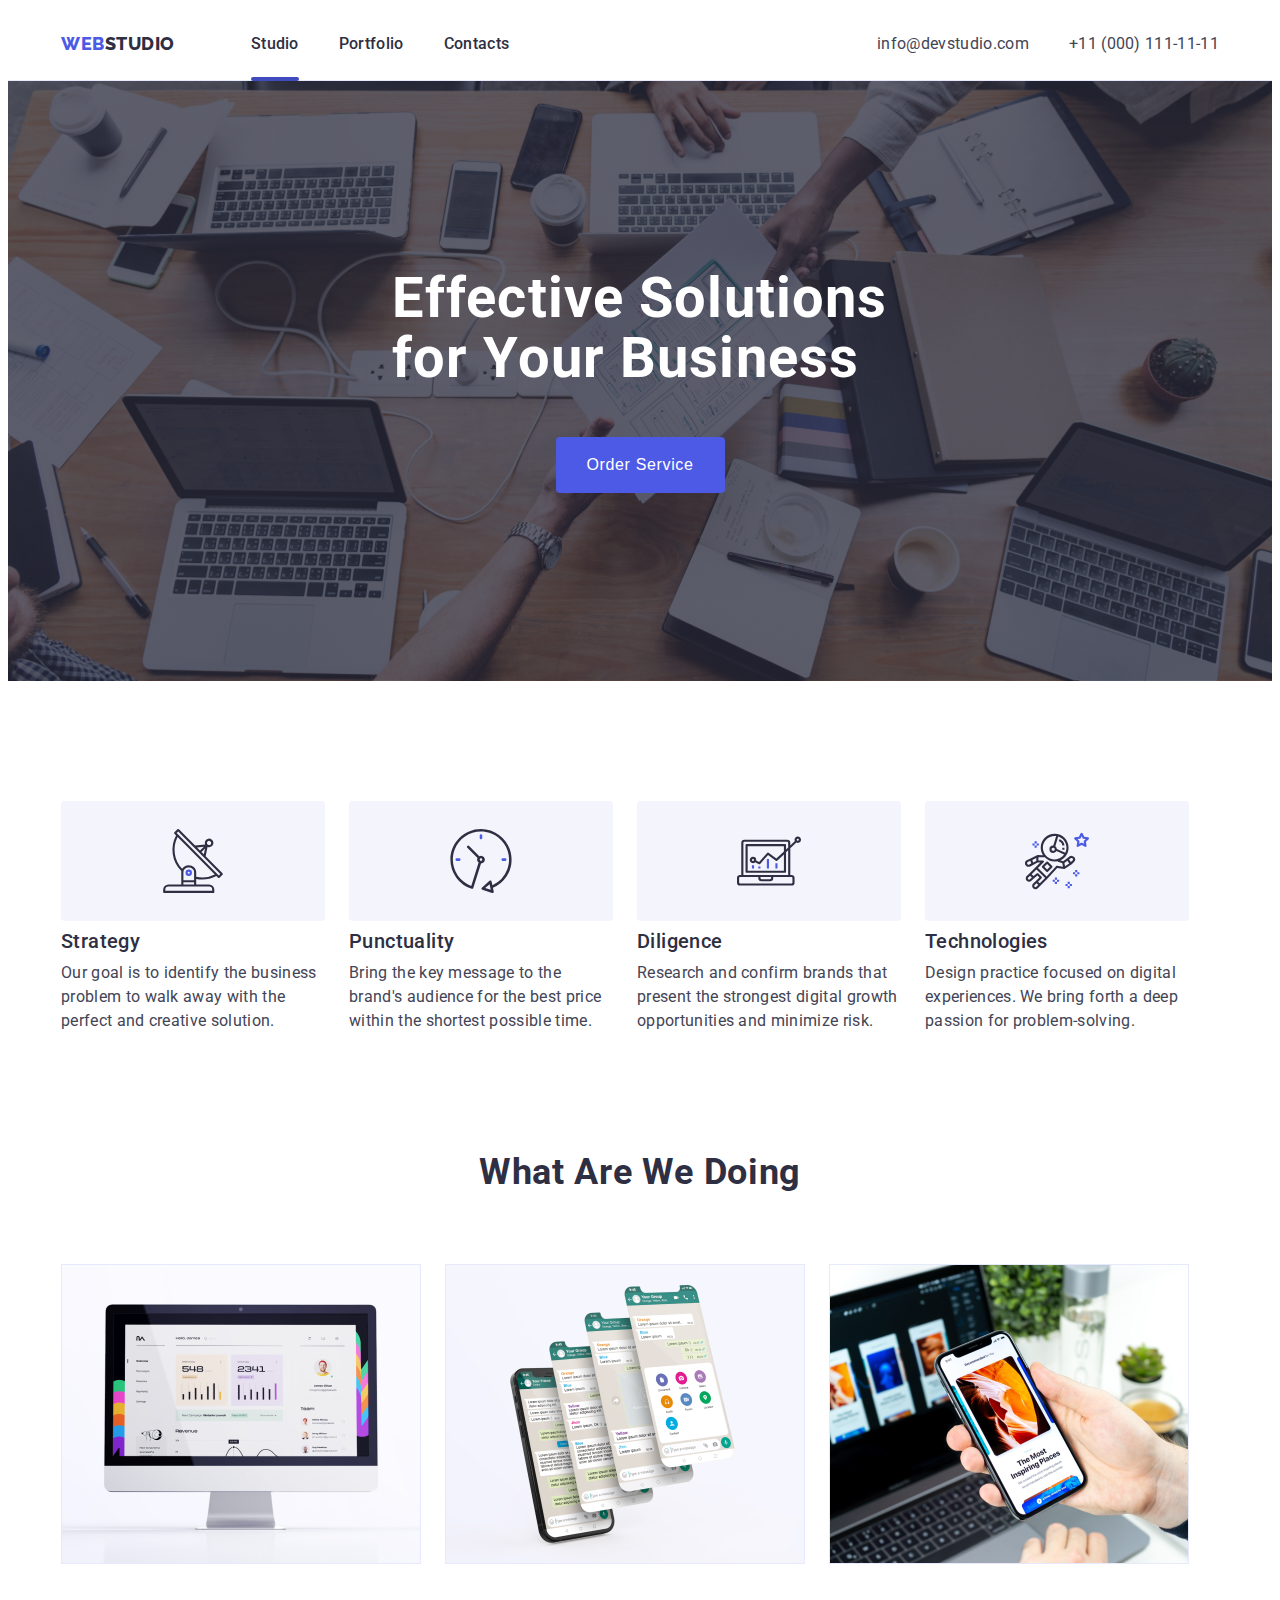
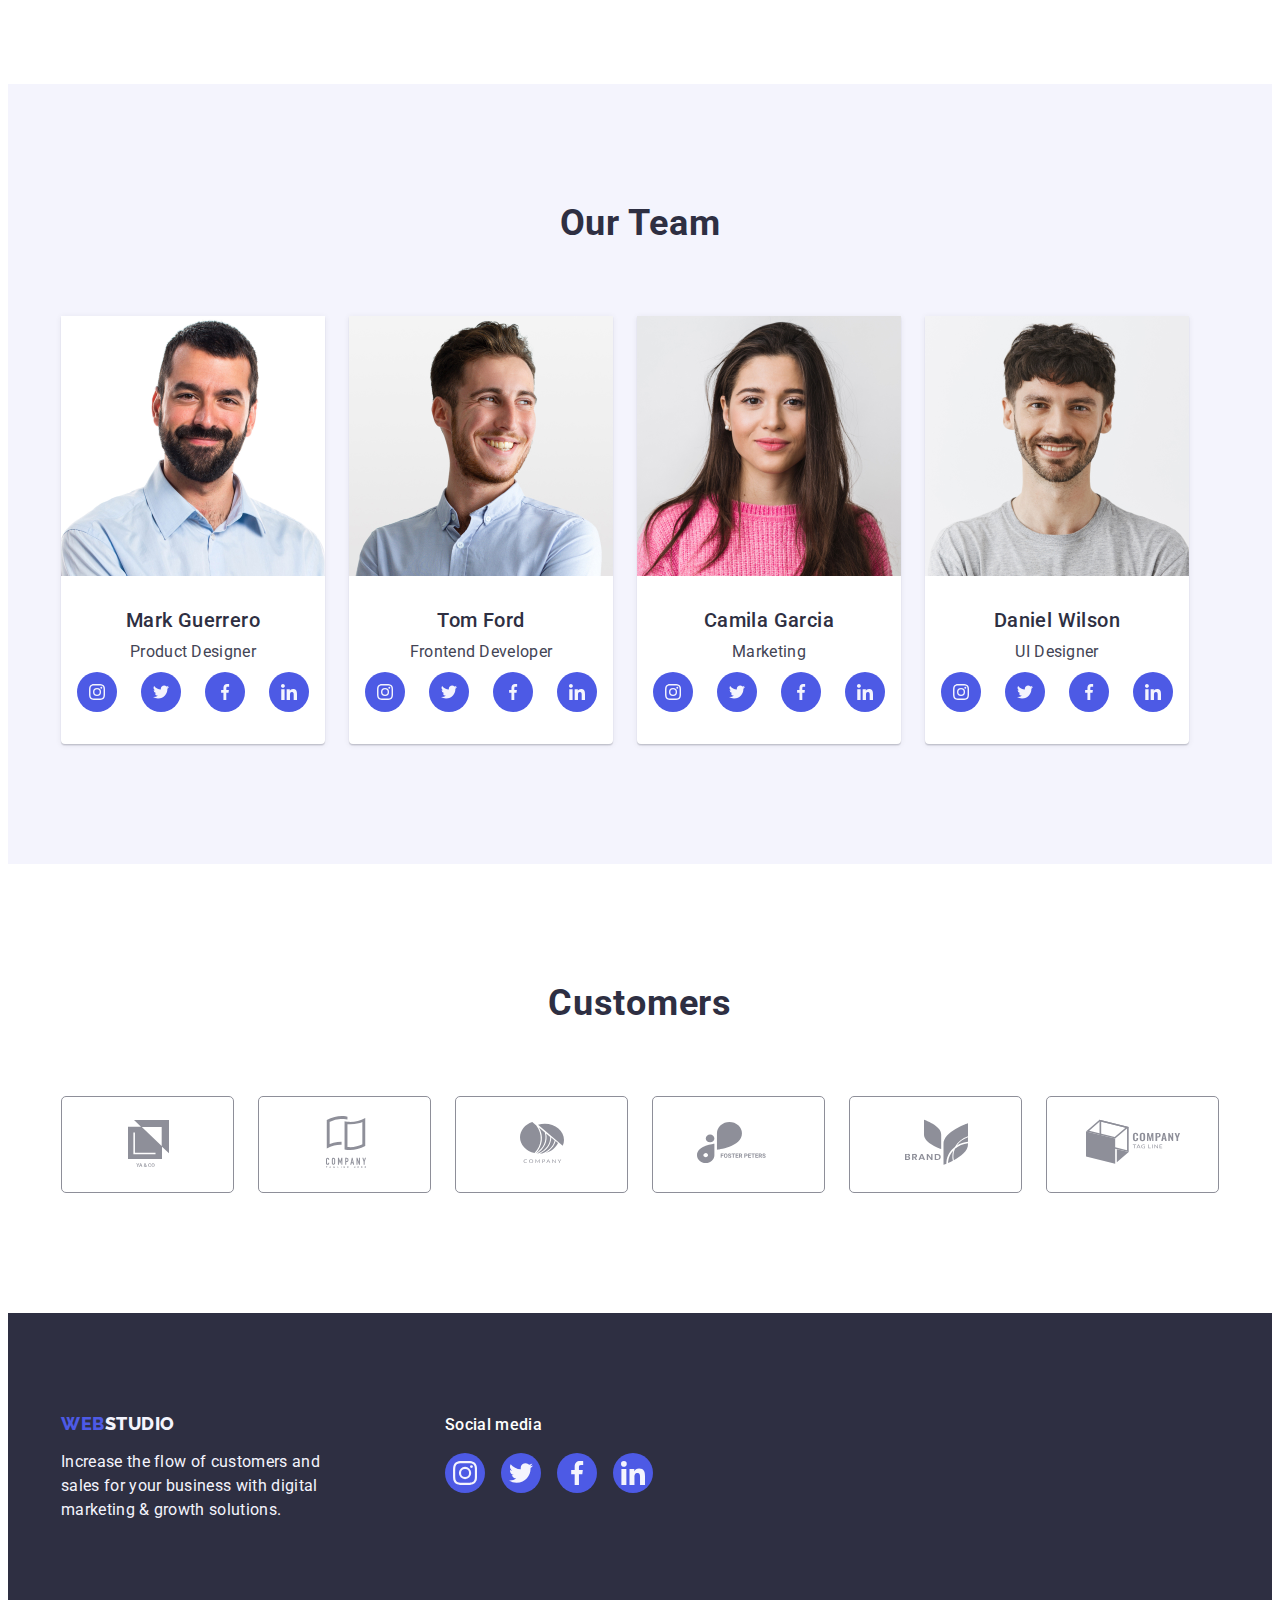
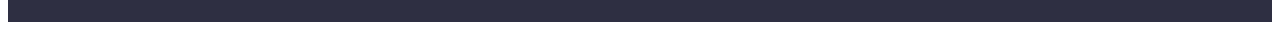
<file: index.html>
<!DOCTYPE html>
<html lang="en">
  <head>
    <meta charset="UTF-8" />
    <meta name="viewport" content="width=device-width, initial-scale=1.0" />
    <link
      href="https://fonts.googleapis.com/css2?family=Raleway:wght@800&family=Roboto:wght@400;500;700;900&display=swap"
      rel="stylesheet"
    />
    <link
      rel="stylesheet"
      href="https://cdnjs.cloudflare.com/ajax/libs/modern-normalize/2.0.0/modern-normalize.min.css"
      integrity="sha512-4xo8blKMVCiXpTaLzQSLSw3KFOVPWhm/TRtuPVc4WG6kUgjH6J03IBuG7JZPkcWMxJ5huwaBpOpnwYElP/m6wg=="
      crossorigin="anonymous"
      referrerpolicy="no-referrer"
    />
    <link rel="stylesheet" href="./css/styles.css" />
    <title>Web Studio</title>
  </head>
  <body>
    <header>
      <div class="container header-container">
        <nav class="nav">
          <a href="./index.html" class="logo"
            ><span class="logo-color">WEB</span>STUDIO</a
          >
          <ul class="menu">
            <li>
              <a href="./index.html" class="nav-item main-page">Studio</a>
            </li>
            <li><a href="./portfolio.html" class="nav-item">Portfolio</a></li>
            <li><a href="#" class="nav-item">Contacts</a></li>
          </ul>
        </nav>
        <address>
          <ul class="contacts">
            <li>
              <a href="mailto:info@devstudio.com" class="contacts-info"
                >info@devstudio.com</a
              >
            </li>
            <li>
              <a href="tel:+110001111111" class="contacts-info"
                >+11 (000) 111-11-11</a
              >
            </li>
          </ul>
        </address>
      </div>
    </header>
    <main>
      <section class="order-service">
        <div class="container">
          <h1 class="order-service-title">
            Effective Solutions for Your Business
          </h1>
          <button data-modal-open type="button" class="order-service-btn">
            Order Service
          </button>
        </div>
      </section>
      <section class="section">
        <div class="container">
          <h2 class="visually-hidden">Features</h2>
          <ul class="features">
            <li class="features-item">
              <div class="icon-wrapper">
                <svg width="64" height="64">
                  <use href="./images/icons.svg#antenna"></use>
                </svg>
              </div>
              <h3 class="element-title">Strategy</h3>
              <p class="features-text">
                Our goal is to identify the business problem to walk away with
                the perfect and creative solution.
              </p>
            </li>
            <li class="features-item">
              <div class="icon-wrapper">
                <svg width="64" height="64">
                  <use href="./images/icons.svg#clock"></use>
                </svg>
              </div>
              <h3 class="element-title">Punctuality</h3>
              <p class="features-text">
                Bring the key message to the brand's audience for the best price
                within the shortest possible time.
              </p>
            </li>
            <li class="features-item">
              <div class="icon-wrapper">
                <svg width="64" height="64">
                  <use href="./images/icons.svg#diagram"></use>
                </svg>
              </div>
              <h3 class="element-title">Diligence</h3>
              <p class="features-text">
                Research and confirm brands that present the strongest digital
                growth opportunities and minimize risk.
              </p>
            </li>
            <li class="features-item">
              <div class="icon-wrapper">
                <svg width="64" height="64">
                  <use href="./images/icons.svg#astronaut"></use>
                </svg>
              </div>
              <h3 class="element-title">Technologies</h3>
              <p class="features-text">
                Design practice focused on digital experiences. We bring forth a
                deep passion for problem-solving.
              </p>
            </li>
          </ul>
        </div>
      </section>
      <section class="section templates">
        <div class="container samples-container">
          <h2 class="section-title">What Are We Doing</h2>
          <ul class="samples">
            <li>
              <img
                src="./images/img1.jpg"
                alt="image of a computer monitor"
                width="360"
                height="300"
              />
            </li>
            <li>
              <img
                src="./images/img2.jpg"
                alt="image of phone screens"
                width="360"
                height="300"
              />
            </li>
            <li>
              <img
                src="./images/img3.jpg"
                alt="phone in hand image"
                width="360"
                height="300"
              />
            </li>
          </ul>
        </div>
      </section>
      <section class="section team">
        <div class="container team-container">
          <h2 class="section-title">Our Team</h2>
          <ul class="team-list">
            <li class="team-item">
              <img
                class="team-img"
                src="./images/team_img3.jpg"
                alt="male employee"
                width="264"
                height="260"
              />
              <h3 class="element-title">Mark Guerrero</h3>
              <p class="team-text">Product Designer</p>
              <ul class="team-social-wrapper">
                <li>
                  <a class="team-social-link" href="#">
                    <svg class="team-social" width="16" height="16">
                      <use href="./images/icons.svg#instagram"></use>
                    </svg>
                  </a>
                </li>
                <li>
                  <a class="team-social-link" href="#">
                    <svg class="team-social" width="16" height="16">
                      <use href="./images/icons.svg#twitter"></use>
                    </svg>
                  </a>
                </li>
                <li>
                  <a class="team-social-link" href="#">
                    <svg class="team-social" width="16" height="16">
                      <use href="./images/icons.svg#facebook"></use>
                    </svg>
                  </a>
                </li>
                <li>
                  <a class="team-social-link" href="#">
                    <svg class="team-social" width="16" height="16">
                      <use href="./images/icons.svg#linkedin"></use>
                    </svg>
                  </a>
                </li>
              </ul>
            </li>
            <li class="team-item">
              <img
                class="team-img"
                src="./images/team_img2.jpg"
                alt="male employee"
                width="264"
                height="260"
              />
              <h3 class="element-title">Tom Ford</h3>
              <p class="team-text">Frontend Developer</p>
              <div class="team-social-wrapper">
                <a class="team-social-link" href="#">
                  <svg class="team-social" width="16" height="16">
                    <use href="./images/icons.svg#instagram"></use>
                  </svg>
                </a>
                <a class="team-social-link" href="#">
                  <svg class="team-social" width="16" height="16">
                    <use href="./images/icons.svg#twitter"></use>
                  </svg>
                </a>
                <a class="team-social-link" href="#">
                  <svg class="team-social" width="16" height="16">
                    <use href="./images/icons.svg#facebook"></use>
                  </svg>
                </a>
                <a class="team-social-link" href="#">
                  <svg class="team-social" width="16" height="16">
                    <use href="./images/icons.svg#linkedin"></use>
                  </svg>
                </a>
              </div>
              <div class="team-social-wrapper"></div>
            </li>
            <li class="team-item">
              <img
                class="team-img"
                src="./images/team_img1.jpg"
                alt="female employee"
                width="264"
                height="260"
              />
              <h3 class="element-title">Camila Garcia</h3>
              <p class="team-text">Marketing</p>
              <div class="team-social-wrapper">
                <a class="team-social-link" href="#">
                  <svg class="team-social" width="16" height="16">
                    <use href="./images/icons.svg#instagram"></use>
                  </svg>
                </a>
                <a class="team-social-link" href="#">
                  <svg class="team-social" width="16" height="16">
                    <use href="./images/icons.svg#twitter"></use>
                  </svg>
                </a>
                <a class="team-social-link" href="#">
                  <svg class="team-social" width="16" height="16">
                    <use href="./images/icons.svg#facebook"></use>
                  </svg>
                </a>
                <a class="team-social-link" href="#">
                  <svg class="team-social" width="16" height="16">
                    <use href="./images/icons.svg#linkedin"></use>
                  </svg>
                </a>
              </div>
              <div class="team-social-wrapper"></div>
            </li>
            <li class="team-item">
              <img
                class="team-img"
                src="./images/team_img.jpg"
                alt="male employee"
                width="264"
                height="260"
              />
              <h3 class="element-title">Daniel Wilson</h3>
              <p class="team-text">UI Designer</p>
              <div class="team-social-wrapper">
                <a class="team-social-link" href="#">
                  <svg class="team-social" width="16" height="16">
                    <use href="./images/icons.svg#instagram"></use>
                  </svg>
                </a>
                <a class="team-social-link" href="#">
                  <svg class="team-social" width="16" height="16">
                    <use href="./images/icons.svg#twitter"></use>
                  </svg>
                </a>
                <a class="team-social-link" href="#">
                  <svg class="team-social" width="16" height="16">
                    <use href="./images/icons.svg#facebook"></use>
                  </svg>
                </a>
                <a class="team-social-link" href="#">
                  <svg class="team-social" width="16" height="16">
                    <use href="./images/icons.svg#linkedin"></use>
                  </svg>
                </a>
              </div>
              <div class="team-social-wrapper"></div>
            </li>
          </ul>
        </div>
      </section>
      <section class="section">
        <div class="container">
          <h2 class="section-title">Customers</h2>
          <ul class="customers">
            <li class="customers-item">
              <a href="#" class="customers-link">
                <span>
                  <svg class="customers-icon" width="104" height="56">
                    <use href="./images/icons.svg#client1"></use>
                  </svg>
                </span>
              </a>
            </li>
            <li class="customers-item">
              <a href="#" class="customers-link">
                <svg class="customers-icon" width="104" height="56">
                  <use href="./images/icons.svg#client2"></use>
                </svg>
              </a>
            </li>
            <li class="customers-item">
              <a href="#" class="customers-link">
                <svg class="customers-icon" width="104" height="56">
                  <use href="./images/icons.svg#client3"></use>
                </svg>
              </a>
            </li>
            <li class="customers-item">
              <a href="#" class="customers-link">
                <svg class="customers-icon" width="104" height="56">
                  <use href="./images/icons.svg#client4"></use>
                </svg>
              </a>
            </li>
            <li class="customers-item">
              <a href="#" class="customers-link">
                <svg class="customers-icon" width="104" height="56">
                  <use href="./images/icons.svg#client5"></use>
                </svg>
              </a>
            </li>
            <li class="customers-item">
              <a href="#" class="customers-link">
                <svg class="customers-icon" width="104" height="56">
                  <use href="./images/icons.svg#client6"></use>
                </svg>
              </a>
            </li>
          </ul>
        </div>
      </section>
    </main>
    <footer class="footer">
      <div class="container">
        <div class="footer-wrapper">
          <a href="./index.html" class="logo"
            ><span class="logo-color">WEB</span
            ><span class="logo-white">STUDIO</span></a
          >
          <p class="footer-text">
            Increase the flow of customers and sales for your business with
            digital marketing & growth solutions.
          </p>
        </div>
        <div class="footer-wrapper">
          <p class="footer-title">Social media</p>
          <ul class="footer-social">
            <li>
              <a class="footer-social-link" href="#">
                <svg class="footer-social" width="24" height="24">
                  <use href="./images/icons.svg#sotial-instagram"></use>
                </svg>
              </a>
            </li>
            <li>
              <a class="footer-social-link" href="#">
                <svg class="footer-social" width="24" height="24">
                  <use href="./images/icons.svg#sotial-twitter"></use>
                </svg>
              </a>
            </li>
            <li>
              <a class="footer-social-link" href="#">
                <svg class="footer-social" width="24" height="24">
                  <use href="./images/icons.svg#sotial-facebook"></use>
                </svg>
              </a>
            </li>
            <li>
              <a class="footer-social-link" href="#">
                <svg class="footer-social" width="24" height="24">
                  <use href="./images/icons.svg#sotial-linkedin"></use>
                </svg>
              </a>
            </li>
          </ul>
        </div>
      </div>
    </footer>

    <div class="backdrop is-hidden" data-modal>
      <div class="modal">
        <button type="button" class="modal-close-btn" data-modal-close>
          <svg class="modal-close-icon" width="8" height="8">
            <use href="./images/icons.svg#close-btn"></use>
          </svg>
        </button>
      </div>
    </div>

    <script src="./js/modal.js"></script>
  </body>
</html>
</file>
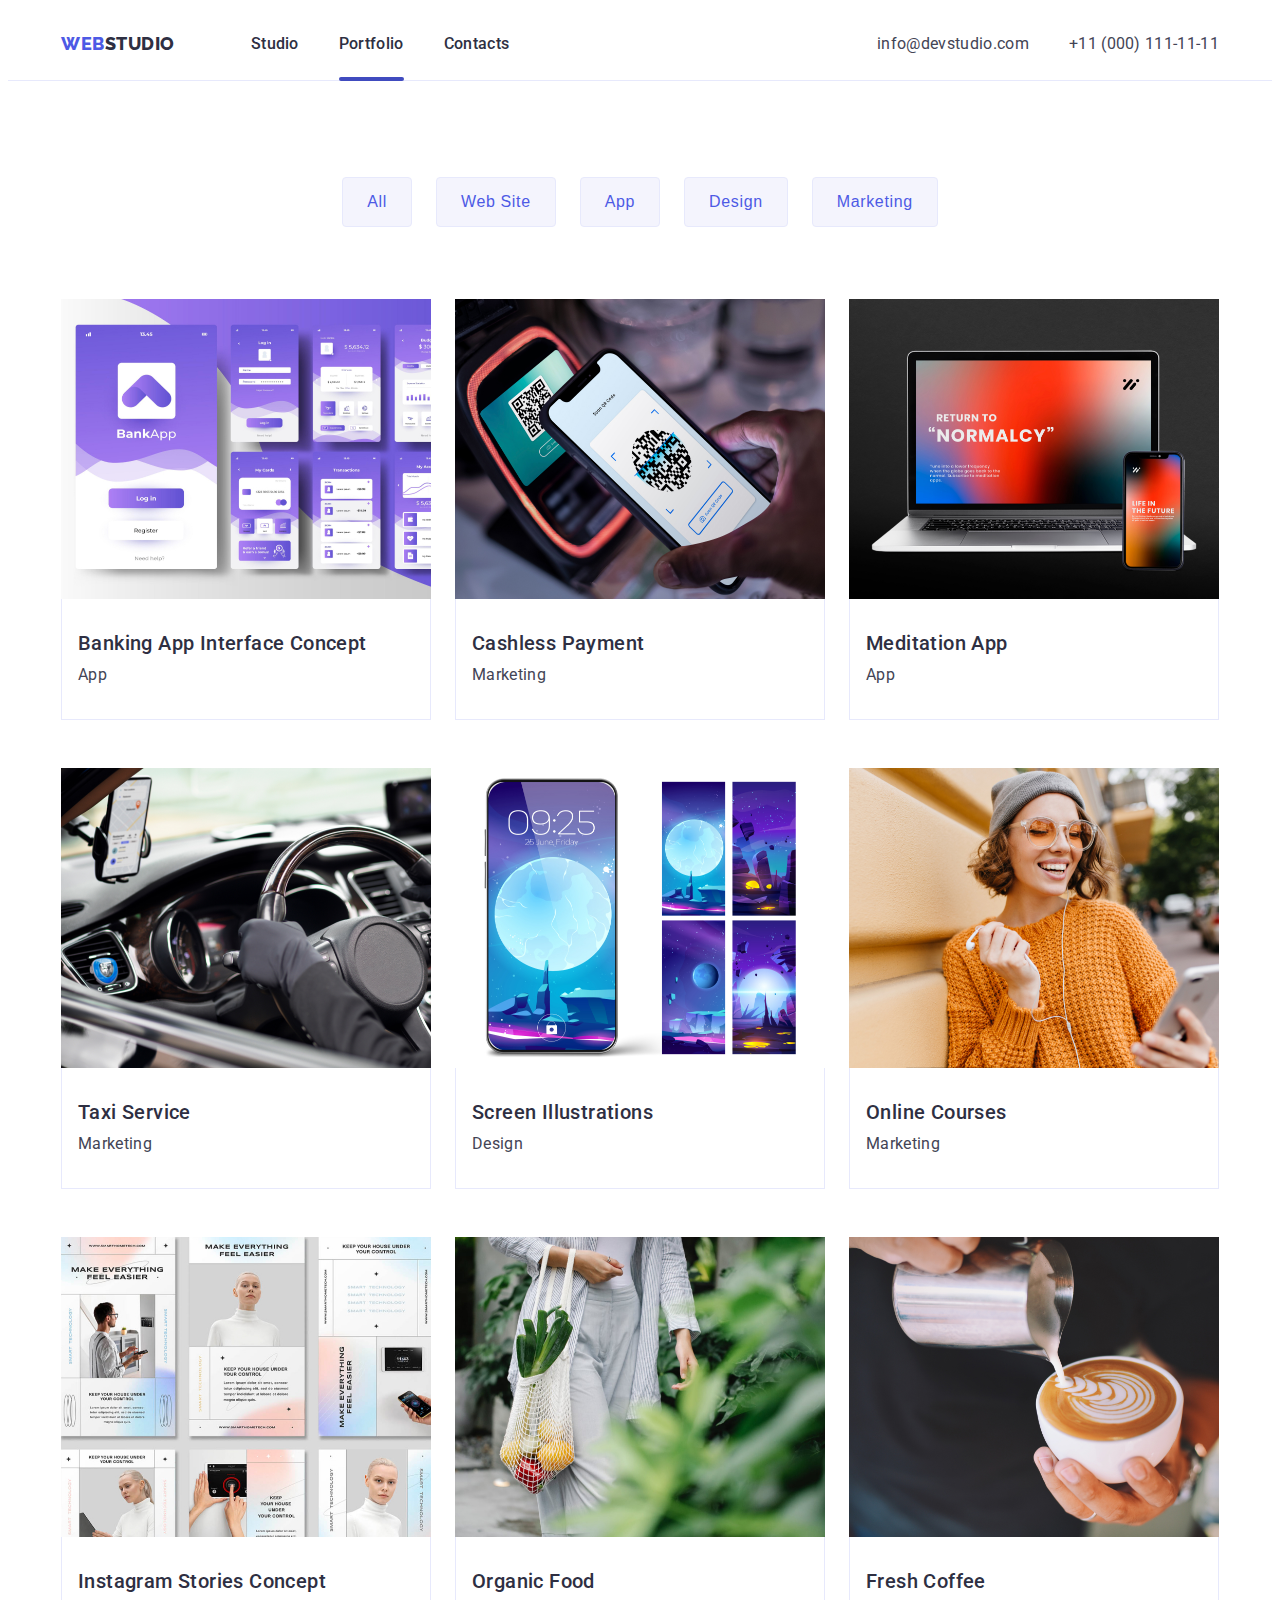
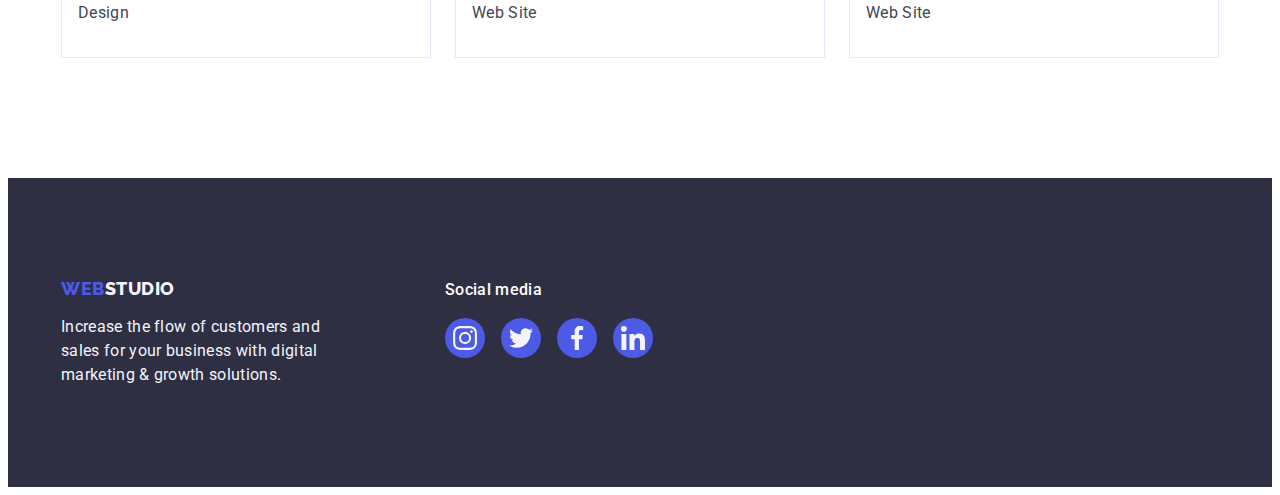
<file: portfolio.html>
<!DOCTYPE html>
<html lang="en">
  <head>
    <meta charset="UTF-8" />
    <meta name="viewport" content="width=device-width, initial-scale=1.0" />
    <link
      href="https://fonts.googleapis.com/css2?family=Raleway:wght@800&family=Roboto:wght@400;500;700;900&display=swap"
      rel="stylesheet"
    />
    <link
      rel="stylesheet"
      href="https://cdnjs.cloudflare.com/ajax/libs/modern-normalize/2.0.0/modern-normalize.min.css"
      integrity="sha512-4xo8blKMVCiXpTaLzQSLSw3KFOVPWhm/TRtuPVc4WG6kUgjH6J03IBuG7JZPkcWMxJ5huwaBpOpnwYElP/m6wg=="
      crossorigin="anonymous"
      referrerpolicy="no-referrer"
    />
    <link rel="stylesheet" href="./css/styles.css" />
    <title>Web Studio</title>
  </head>
  <body>
    <header>
      <div class="container header-container">
        <nav class="nav">
          <a href="./index.html" class="logo"
            ><span class="logo-color">WEB</span>STUDIO</a
          >
          <ul class="menu">
            <li><a href="./index.html" class="nav-item">Studio</a></li>
            <li>
              <a href="./portfolio.html" class="nav-item portfolio-page"
                >Portfolio</a
              >
            </li>
            <li><a href="#" class="nav-item">Contacts</a></li>
          </ul>
        </nav>
        <address>
          <ul class="contacts">
            <li>
              <a href="mailto:info@devstudio.com" class="contacts-info"
                >info@devstudio.com</a
              >
            </li>
            <li>
              <a href="tel:+110001111111" class="contacts-info"
                >+11 (000) 111-11-11</a
              >
            </li>
          </ul>
        </address>
      </div>
    </header>
    <main>
      <h1 class="visually-hidden">Works</h1>
      <section class="works">
        <div class="container works-container">
          <ul class="works-btn-list">
            <li><button type="button" class="works-btn">All</button></li>
            <li><button type="button" class="works-btn">Web Site</button></li>
            <li><button type="button" class="works-btn">App</button></li>
            <li><button type="button" class="works-btn">Design</button></li>
            <li><button type="button" class="works-btn">Marketing</button></li>
          </ul>
          <ul class="works-list">
            <li class="works-list-item">
              <a href="#">
                <div class="works-item-wrapper">
                  <img
                    src="./images/portf_img1.jpg"
                    alt="app template"
                    width="360"
                    height="300"
                  />
                  <p class="overlay-text">
                    14 Stylish and User-Friendly App Design Concepts · Task
                    Manager App · Calorie Tracker App · Exotic Fruit Ecommerce
                    App · Cloud Storage App
                  </p>
                </div>
                <div class="works-item">
                  <h2 class="element-title">Banking App Interface Concept</h2>
                  <p class="works-text">App</p>
                </div>
              </a>
            </li>
            <li class="works-list-item">
              <a href="#">
                <div class="works-item-wrapper">
                  <img
                    src="./images/portf_img2.jpg"
                    alt="payment scanning qr code"
                    width="360"
                    height="300"
                  />
                  <p class="overlay-text">
                    14 Stylish and User-Friendly App Design Concepts · Task
                    Manager App · Calorie Tracker App · Exotic Fruit Ecommerce
                    App · Cloud Storage App
                  </p>
                </div>
                <div class="works-item">
                  <h2 class="element-title extra-margin">Cashless Payment</h2>
                  <p class="works-text">Marketing</p>
                </div>
              </a>
            </li>
            <li class="works-list-item">
              <a href="#">
                <div class="works-item-wrapper">
                  <img
                    src="./images/portf_img3.jpg"
                    alt="laptop and phone"
                    width="360"
                    height="300"
                  />
                  <p class="overlay-text">
                    14 Stylish and User-Friendly App Design Concepts · Task
                    Manager App · Calorie Tracker App · Exotic Fruit Ecommerce
                    App · Cloud Storage App
                  </p>
                </div>
                <div class="works-item">
                  <h2 class="element-title extra-margin">Meditation App</h2>
                  <p class="works-text">App</p>
                </div>
              </a>
            </li>
            <li class="works-list-item">
              <a href="#">
                <div class="works-item-wrapper">
                  <img
                    src="./images/portf_img4.jpg"
                    alt="phone in the car"
                    width="360"
                    height="300"
                  />
                  <p class="overlay-text">
                    14 Stylish and User-Friendly App Design Concepts · Task
                    Manager App · Calorie Tracker App · Exotic Fruit Ecommerce
                    App · Cloud Storage App
                  </p>
                </div>
                <div class="works-item">
                  <h2 class="element-title extra-margin">Taxi Service</h2>
                  <p class="works-text">Marketing</p>
                </div>
              </a>
            </li>
            <li class="works-list-item">
              <a href="#">
                <div class="works-item-wrapper">
                  <img
                    src="./images/portf_img5.jpg"
                    alt="wallpapers for phone"
                    width="360"
                    height="300"
                  />
                  <p class="overlay-text">
                    14 Stylish and User-Friendly App Design Concepts · Task
                    Manager App · Calorie Tracker App · Exotic Fruit Ecommerce
                    App · Cloud Storage App
                  </p>
                </div>
                <div class="works-item">
                  <h2 class="element-title extra-margin">
                    Screen Illustrations
                  </h2>
                  <p class="works-text">Design</p>
                </div>
              </a>
            </li>
            <li class="works-list-item">
              <a href="#">
                <div class="works-item-wrapper">
                  <img
                    src="./images/portf_img6.jpg"
                    alt="girl listening music using headphones"
                    width="360"
                    height="300"
                  />
                  <p class="overlay-text">
                    14 Stylish and User-Friendly App Design Concepts · Task
                    Manager App · Calorie Tracker App · Exotic Fruit Ecommerce
                    App · Cloud Storage App
                  </p>
                </div>
                <div class="works-item">
                  <h2 class="element-title extra-margin">Online Courses</h2>
                  <p class="works-text">Marketing</p>
                </div>
              </a>
            </li>
            <li class="works-list-item">
              <a href="#">
                <div class="works-item-wrapper">
                  <img
                    src="./images/portf_img7.jpg"
                    alt="instagram screens concept"
                    width="360"
                    height="300"
                  />
                  <p class="overlay-text">
                    14 Stylish and User-Friendly App Design Concepts · Task
                    Manager App · Calorie Tracker App · Exotic Fruit Ecommerce
                    App · Cloud Storage App
                  </p>
                </div>
                <div class="works-item">
                  <h2 class="element-title extra-margin">
                    Instagram Stories Concept
                  </h2>
                  <p class="works-text">Design</p>
                </div>
              </a>
            </li>
            <li class="works-list-item">
              <a href="#">
                <div class="works-item-wrapper">
                  <img
                    src="./images/portf_img8.jpg"
                    alt="vegetables in the bag"
                    width="360"
                    height="300"
                  />
                  <p class="overlay-text">
                    14 Stylish and User-Friendly App Design Concepts · Task
                    Manager App · Calorie Tracker App · Exotic Fruit Ecommerce
                    App · Cloud Storage App
                  </p>
                </div>
                <div class="works-item">
                  <h2 class="element-title extra-margin">Organic Food</h2>
                  <p class="works-text">Web Site</p>
                </div>
              </a>
            </li>
            <li class="works-list-item">
              <a href="#">
                <div class="works-item-wrapper">
                  <img
                    src="./images/portf_img9.jpg"
                    alt="making coffee"
                    width="360"
                    height="300"
                  />
                  <p class="overlay-text">
                    14 Stylish and User-Friendly App Design Concepts · Task
                    Manager App · Calorie Tracker App · Exotic Fruit Ecommerce
                    App · Cloud Storage App
                  </p>
                </div>
                <div class="works-item">
                  <h2 class="element-title extra-margin">Fresh Coffee</h2>
                  <p class="works-text">Web Site</p>
                </div>
              </a>
            </li>
          </ul>
        </div>
      </section>
    </main>
    <footer class="footer">
      <div class="container">
        <div class="footer-wrapper">
          <a href="./index.html" class="logo"
            ><span class="logo-color">WEB</span
            ><span class="logo-white">STUDIO</span></a
          >
          <p class="footer-text">
            Increase the flow of customers and sales for your business with
            digital marketing & growth solutions.
          </p>
        </div>
        <div class="footer-wrapper">
          <p class="footer-title">Social media</p>
          <ul class="footer-social">
            <li>
              <a class="footer-social-link" href="#">
                <svg class="footer-social" width="24" height="24">
                  <use href="./images/icons.svg#sotial-instagram"></use>
                </svg>
              </a>
            </li>
            <li>
              <a class="footer-social-link" href="#">
                <svg class="footer-social" width="24" height="24">
                  <use href="./images/icons.svg#sotial-twitter"></use>
                </svg>
              </a>
            </li>
            <li>
              <a class="footer-social-link" href="#">
                <svg class="footer-social" width="24" height="24">
                  <use href="./images/icons.svg#sotial-facebook"></use>
                </svg>
              </a>
            </li>
            <li>
              <a class="footer-social-link" href="#">
                <svg class="footer-social" width="24" height="24">
                  <use href="./images/icons.svg#sotial-linkedin"></use>
                </svg>
              </a>
            </li>
          </ul>
        </div>
      </div>
    </footer>
  </body>
</html>
</file>
<file: css/styles.css>
:root {
    --primary-brand-color: #4D5AE5;
    --pressed-state-color: #404BBF;
    --dark-color: #2E2F42;
    --success-color: #31D0AA;
    --text-color: #434455;
    --subtle-text-color: #8E8F99;
    --accent-color: #E7E9FC;
    --light-color: #F4F4FD;
    --modal-overlay-color: #2E2F42;
    --hero-bg-color: #2E2F42;
    --white-bg-color: #FFFFFF;
    --modal-bg-color: #FCFCFC;
    --modal-overlay-color-rgb: 46, 47, 66;
}


body {
    font-family: 'Roboto', sans-serif;
    font-size: 16px;
    color: var(--text-color);
    background-color: var(--white-bg-color);
    line-height: 1.5;
}

a {
    text-decoration: none;
    color: var(--text-color)
}

ul, ol {
    list-style-type: none;
    margin: 0;
    padding-left: 0;
}

address {
    font-style: normal;
}

button {
    border: none;
    cursor: pointer;
}

h1, h2, h3, h4, h5, h6, p {
    margin: 0;
}

img {
    display: block;
}

header {
    border-bottom: var(--accent-color) 1px solid;
}

header a {
    padding-top: 24px;
    padding-bottom: 24px;
}

.section {
    padding: 120px 0;
}

.container {
    width: 1158px;
    padding-left: 15px;
    padding-right: 15px;
    margin-left: auto;
    margin-right: auto;
}

.templates {
    padding-top: 0;
}

.logo {
    font-family: 'Raleway', sans-serif;
    font-weight: 800;
    font-size: 18px;
    line-height: 1.17;
    color: var(--dark-color);
    letter-spacing: 0.03em;
    margin-right: 76px;
    display: flex;
    align-items: center;
}

.logo-color {
    color: var(--primary-brand-color);
}

.nav {
    display: flex;
    align-items: center;
}

.nav-item {
    letter-spacing: 0.02em;
    font-weight: 500;
    color: var(--dark-color);
    position: relative;
    transition: color 250ms cubic-bezier(0.4, 0, 0.2, 1);
}
.nav-item::after {
    content: "";
    position: absolute;
    left: 0;
    bottom: -4px;
    width: 100%;
    height: 4px;
    border-radius: 2px;
    background-color: var(--pressed-state-color);
    opacity: 0;
    transition: opacity 250ms cubic-bezier(0.4, 0, 0.2, 1);
}

.nav-item:hover,
.nav-item:focus {
    color: var(--pressed-state-color);
}

.nav-item:hover::after,
.nav-item:focus::after {
    opacity: 1;
}

.portfolio-page::after,
.main-page::after {
    opacity: 1;
}

.current-link {
    color: var(--pressed-state-color);
}

.current-link::after {
    opacity: 1;
}

.contacts-info {
    line-height: 1.5;
    letter-spacing: 0.02em;
    display: flex;
    align-items: center;
}

.contacts-info:hover,
.contacts-info:focus {
    color: var(--pressed-state-color);
}

.order-service {
    background-color: var(--dark-color);
    background-repeat: no-repeat;
    background-position: center;
    background-size: cover;
    padding: 188px 0;
    background-image: linear-gradient(rgba(46, 47, 66, 0.7), 
  rgba(46, 47, 66, 0.7)), url(../images/people-office1.jpg);
}

.order-service-title {
    max-width: 496px;
    margin-bottom: 48px;
    margin-left: auto;
    margin-right: auto;
    font-size: 56px;
    font-weight: 700;
    line-height: 1.07;
    letter-spacing: 0.02em;
    color: var(--white-bg-color);
}

.order-service-btn {
    color: var(--white-bg-color);
    font-size: 16px;
    letter-spacing: 0.04em;
    background-color: var(--primary-brand-color);
    width: 169px;
    height: 56px;
    margin: 0 auto;
    display: block;
    border-radius: 4px;
}

.order-service-btn:hover,
.order-service-btn:focus {
    background-color: var(--pressed-state-color);
}

.visually-hidden {
    position: absolute;
    width: 1px;
    height: 1px;
    margin: -1px;
    border: 0;
    padding: 0;
    white-space: nowrap;
    clip-path: inset(100%);
    clip: rect(0 0 0 0);
    overflow: hidden;
}


.features {
    display: flex;
    flex-direction: row;
    gap: 24px;
}

.features-item {
    display: flex;
    flex-direction: column;
    width: 264px;
}

.icon-wrapper {
    border-radius: 4px;
    margin-bottom: 8px;
    height: 120px;
    background-color: var(--light-color);
    display: flex;
    justify-content: center;
    align-items: center;
}

.element-title {
    font-size: 20px;
    font-weight: 500;
    color: var(--dark-color);
    line-height: 1.2;
    letter-spacing: 0.02em;
    margin-bottom: 8px;
}

.works {
    padding-top: 96px;
    padding-bottom: 120px;
}

.works-text {
    line-height: 1.5;
    letter-spacing: 0.02em;
}

.features-text {
    color: var(--text-color);
    line-height: 1.5;
    letter-spacing: 0.02em;
}

.section-title {
    font-size: 36px;
    color: var(--dark-color);
    line-height: 1.1;
    letter-spacing: 0.02em;
    margin-bottom: 72px;
    text-align: center;
}

.team {
    background-color: var(--light-color);
}

.team-list {
    display: flex;
    gap: 24px;
}

.team-container {
    flex-direction: column;
    align-items: center;
}

.team-img {
    margin-bottom: 32px;
}

.team-item {
    text-align: center;
    border-radius: 0 0 4px 4px;
    box-shadow: 0px 2px 1px 0px rgba(46, 47, 66, 0.08), 0px 1px 1px 0px rgba(46, 47, 66, 0.16), 0px 1px 6px 0px rgba(46, 47, 66, 0.08);
    background-color: var(--white-bg-color);
    padding-bottom: 32px;
}

.team-text {
    line-height: 1.5;
    letter-spacing: 0.02em;
    color: var(--text-color);
    margin-bottom: 8px;
}

.team-social-wrapper {
    display: flex;
    justify-content: center;
    gap: 24px;
}


.team-social-link {
    display: flex;
    justify-content: center;
    align-items: center;
    width: 40px;
    height: 40px;
    border-radius: 50%;
    background-color: var(--primary-brand-color);
}

.team-social-link:hover,
.team-social-link:focus {
    background-color: var(--pressed-state-color);
}

.team-social {
    display: flex;
    justify-content: center;
    align-items: center;
}

.footer {
    padding: 100px 0;
    background-color: var(--dark-color);
}

.footer .container {
    display: flex;
    gap: 120px;
    align-items: baseline;
}

.footer-title {
    font-weight: 500;
    letter-spacing: 0.02em;
    color: var(--white-bg-color);
    margin-bottom: 16px;
}

.footer-text {
    color: var(--light-color);
    line-height: 1.5;
    letter-spacing: 0.02em;
    width: 264px;
    margin-top: 16px;
}

.footer-social-link {
    display: flex;
    justify-content: center;
    align-items: center;
    width: 40px;
    height: 40px;
    border-radius: 50%;
    background-color: var(--primary-brand-color);
    transition: background-color 250ms cubic-bezier(0.4, 0, 0.2, 1);
    }

.footer-social {
    display: flex;
    justify-content: center;
    align-items: center;
    gap: 16px;
}

.footer-social-link:hover,
.footer-social-link:focus {
    background-color: var(--success-color);
}

.logo-white {
    color: var(--light-color);
}

.works-container {
    display: flex;
    flex-direction: column;
    align-items: center;
}

.works-btn {
    color: var(--primary-brand-color);
    background-color: var(--light-color);
    font-size: 16px;
    line-height: 1.5;
    letter-spacing: 0.04em;
    padding: 12px 24px;
    border-radius: 4px;
    border: 1px solid var(--accent-color);
    transition: background-color 250ms cubic-bezier(0.4, 0, 0.2, 1),
                border-color 250ms cubic-bezier(0.4, 0, 0.2, 1),
                box-shadow 250ms cubic-bezier(0.4, 0, 0.2, 1);}

.works-btn:hover,
.works-btn:focus {
    color: var(--white-bg-color);
    background-color: var(--pressed-state-color);
    border: 1px solid var(--pressed-state-color);
    box-shadow: 0px 2px 2px 0px rgba(0, 0, 0, 0.12), 
                0px 2px 1px 0px rgba(0, 0, 0, 0.08), 
                0px 3px 1px 0px rgba(0, 0, 0, 0.10);
}

.works-btn-list {
    display: flex;
    flex-direction: row;
    gap: 24px;
    margin-bottom: 72px;
}

.works-list {
    display: flex;
    flex-direction: row;
    flex-wrap: wrap;
    gap: 48px 24px;
}

.works-list-item {
    width: calc((100% - 48px) / 3);
    transition: box-shadow 250ms cubic-bezier(0.4,0,0.2,1);
}

.works-list-item img {
    width: 100%;
	object-fit: fill;
}

.works-item {
    padding: 32px 16px;
    border-left: 1px solid var(--accent-color);
    border-right: 1px solid var(--accent-color);
    border-bottom: 1px solid var(--accent-color);
}

.works-item-wrapper {
    position: relative;
    overflow: hidden;
}

.overlay-text {
    position: absolute;
    top: 0;
    left: 0;
    width: 100%;
    height: 100%;
    padding: 40px 32px;
    background-color: var(--primary-brand-color);
    color: var(--light-color);
    line-height: 1.5;
    letter-spacing: 0.02em;
    transform: translateY(100%);
    transition: transform 250ms cubic-bezier(0.4, 0, 0.2, 1);
}

.works-list-item:hover .overlay-text {
    transform: translateY(0);
}

.works-list-item:hover {
    box-shadow: 0px 2px 1px 0px rgba(46, 47, 66, 0.08), 
                0px 1px 1px 0px rgba(46, 47, 66, 0.16), 
                0px 1px 6px 0px rgba(46, 47, 66, 0.08);
}

.header-container {
    display: flex;
    justify-content: space-between;
}

.menu {
    display: flex;
    align-items: center;
    line-height: 24px;
    gap: 40px;
}

.contacts {
    display: flex;
    align-items: center;
    gap: 40px;
}

.order-service .container {
    flex-direction: column;
    align-items: center;
    justify-content: center;
    height: 100%;
}

.samples-container {
    flex-direction: column;
    align-items: center;
}

.samples {
    display: flex;
    flex-direction: row;
    gap: 24px;
}

.customers {
    display: flex;
    flex-direction: row;
    gap: 24px;
    justify-content: center;
}

.customers-item {
    width: calc((100% - 120px) / 6);
    display: flex;
    justify-content: center;
}

.customers-link {
    border: var(--subtle-text-color) 1px solid;
    border-radius: 5px;
    padding: 16px 32px;
    width: 168px;
    display: flex;
    justify-content: center;
    transition: color 250ms cubic-bezier(0.4, 0, 0.2, 1);
}

.customers-link span {
    display: inline-block;

}

.customers-link:hover,
.customers-link:focus {
    border-color: var(--pressed-state-color);
}

.customers-icon {
    fill: var(--subtle-text-color);
    transition: fill 250ms cubic-bezier(0.4, 0, 0.2, 1);
}

.customers-link:hover .customers-icon,
.customers-link:focus .customers-icon {
    fill: var(--pressed-state-color);
}

.backdrop {
    position: fixed;
    top: 0;
    left: 0;
    width: 100%;
    height: 100%;
    background: rgba(var(--modal-overlay-color-rgb), 0.4);
    transition: opacity 250ms cubic-bezier(0.4, 0, 0.2, 1),
                visibility 250ms cubic-bezier(0.4, 0, 0.2, 1);
}

.modal {
    position: absolute;
    top: 50%;
    left: 50%;
    transform: translate(-50%, -50%);
    width: 408px;
    min-height: 584px;
    background: var(--modal-bg-color);
    box-shadow: 0px 2px 1px 0px rgba(0, 0, 0, 0.20),                 0px 1px 3px 0px rgba(0, 0, 0, 0.12),                 0px 1px 1px 0px rgba(0, 0, 0, 0.14);
    border-radius: 4px;
    transition: opacity 0.7s ease, transform 0.3s ease;
    opacity: 1;
}  

.is-hidden {
    opacity: 0;
    visibility: hidden;
    pointer-events: none;
}

.is-hidden .modal {
    opacity: 0;
    transform: translate(-50%, -50%) scale(0.8);
}

.modal-close-btn {
    display: flex;
    justify-content: center;
    align-items: center;
    width: 23px;
    height: 23px;
    position: absolute;
    top: 24px;
    right: 24px;
    background-color: var(--accent-color);
    border: 1px solid var(--subtle-text-color);
    border-radius: 50%;
    cursor: pointer;
    transition: background-color 250ms cubic-bezier(0.4, 0, 0.2, 1);
}

.modal-close-btn:hover,
.modal-close-btn:focus {
    background-color: var(--pressed-state-color);
    border: 1px solid var(--pressed-state-color);

}

.modal-close-icon {
    fill: var(--dark-color);
    transition: fill 250ms cubic-bezier(0.4, 0, 0.2, 1);
}

.modal-close-btn:hover .modal-close-icon,
.modal-close-btn:focus .modal-close-icon {
    fill: var(--white-bg-color);
}
</file>
